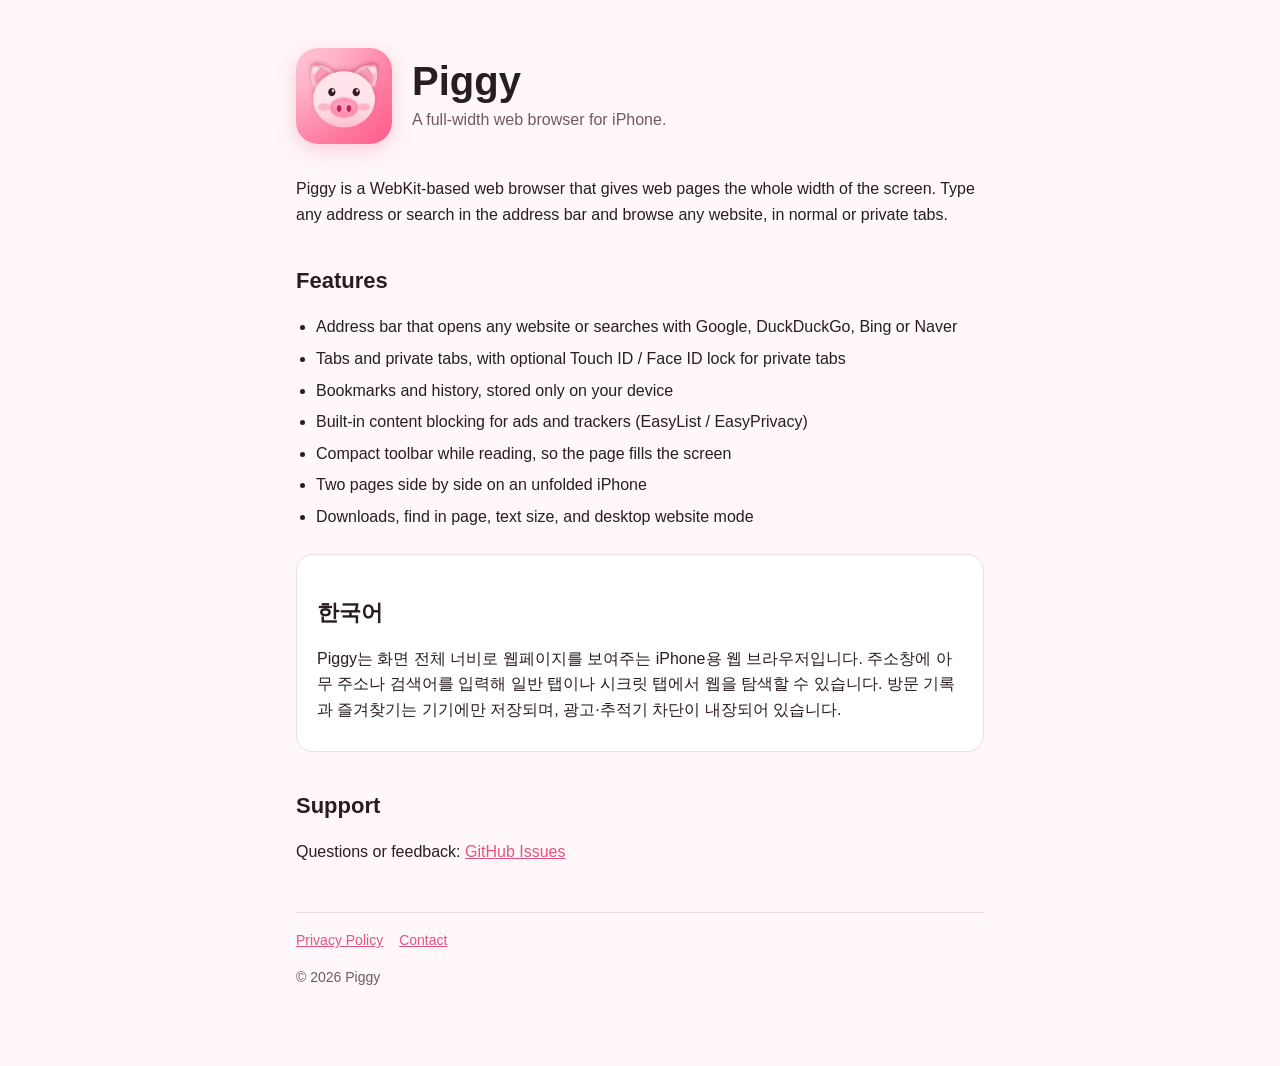
<file: index.html>
<!doctype html>
<html lang="en">
<head>
<meta charset="utf-8">
<meta name="viewport" content="width=device-width, initial-scale=1">
<title>Piggy Browser</title>
<meta name="description" content="Piggy is a full-width web browser for iPhone.">
<link rel="icon" href="favicon.png">
<link rel="stylesheet" href="style.css">
</head>
<body>
<main>
<header>
  <img src="icon.png" alt="Piggy app icon">
  <div>
    <h1>Piggy</h1>
    <p class="tag">A full-width web browser for iPhone.</p>
  </div>
</header>

<p>Piggy is a WebKit-based web browser that gives web pages the whole width of the screen. Type any address or search in the address bar and browse any website, in normal or private tabs.</p>

<h2>Features</h2>
<ul>
  <li>Address bar that opens any website or searches with Google, DuckDuckGo, Bing or Naver</li>
  <li>Tabs and private tabs, with optional Touch ID / Face ID lock for private tabs</li>
  <li>Bookmarks and history, stored only on your device</li>
  <li>Built-in content blocking for ads and trackers (EasyList / EasyPrivacy)</li>
  <li>Compact toolbar while reading, so the page fills the screen</li>
  <li>Two pages side by side on an unfolded iPhone</li>
  <li>Downloads, find in page, text size, and desktop website mode</li>
</ul>

<div class="card">
<h2>한국어</h2>
<p>Piggy는 화면 전체 너비로 웹페이지를 보여주는 iPhone용 웹 브라우저입니다. 주소창에 아무 주소나 검색어를 입력해 일반 탭이나 시크릿 탭에서 웹을 탐색할 수 있습니다. 방문 기록과 즐겨찾기는 기기에만 저장되며, 광고·추적기 차단이 내장되어 있습니다.</p>
</div>

<h2>Support</h2>
<p>Questions or feedback: <a href="https://github.com/KHS-kr/piggy-site/issues">GitHub Issues</a></p>

<footer>
  <nav><a href="privacy.html">Privacy Policy</a><a href="https://github.com/KHS-kr/piggy-site/issues">Contact</a></nav>
  <p>© 2026 Piggy</p>
</footer>
</main>
</body>
</html>
</file>
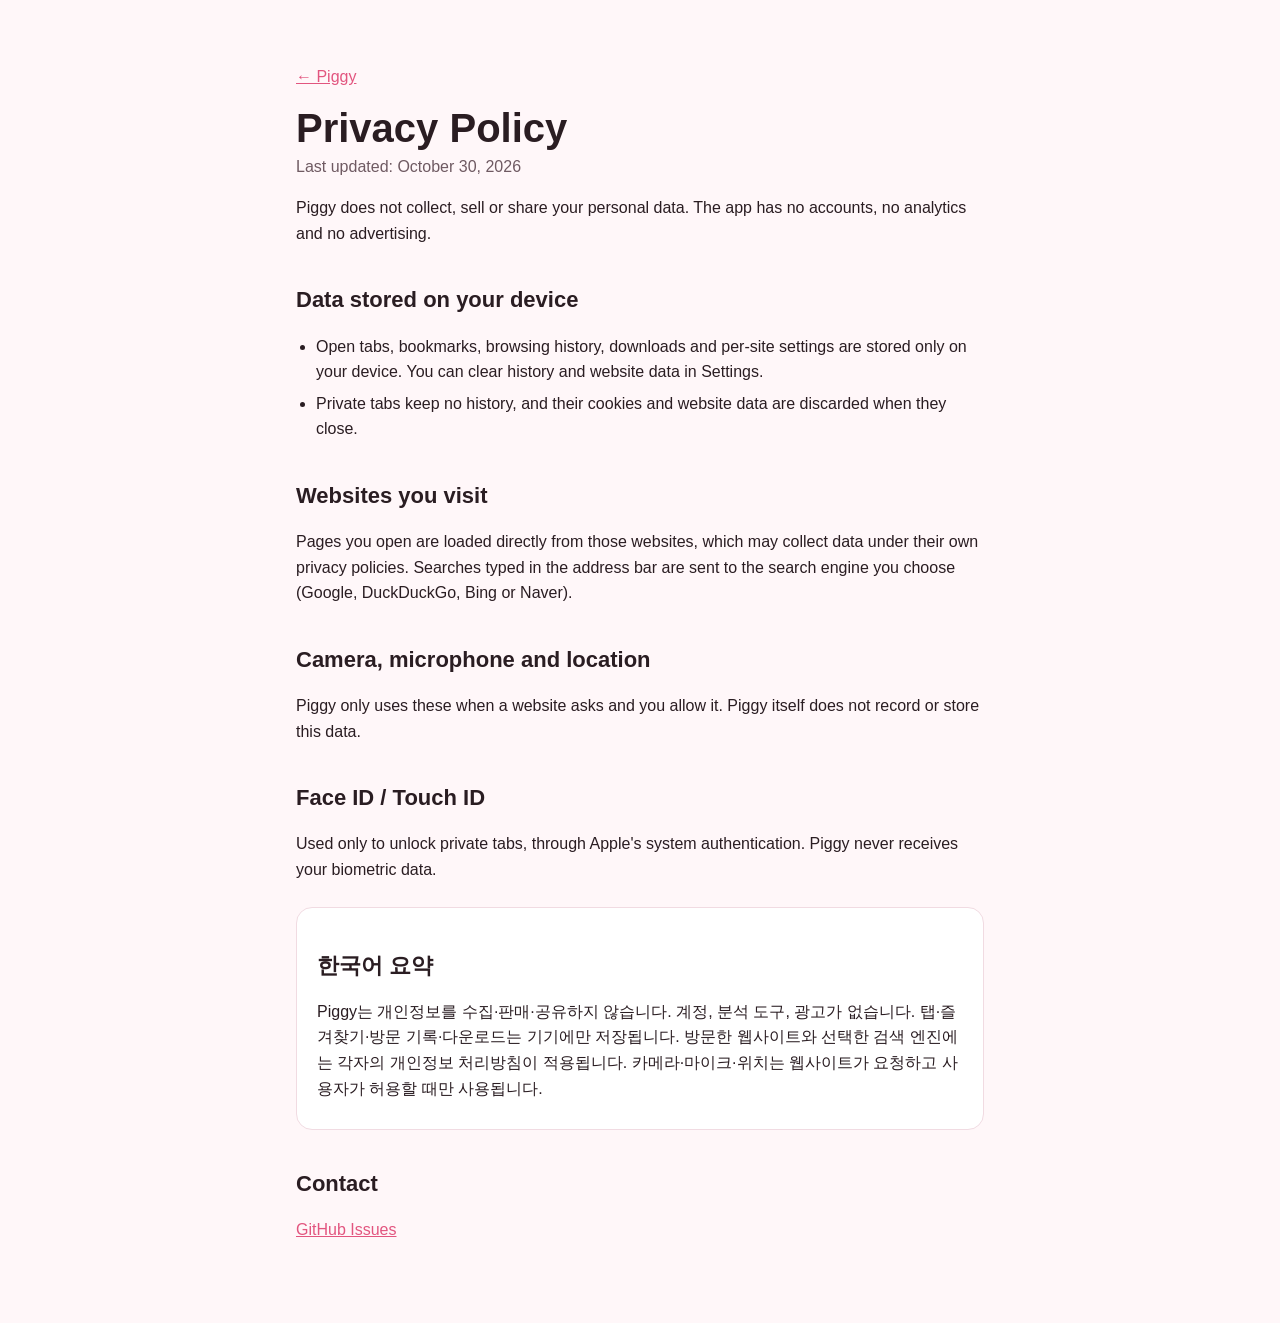
<file: privacy.html>
<!doctype html>
<html lang="en">
<head>
<meta charset="utf-8">
<meta name="viewport" content="width=device-width, initial-scale=1">
<title>Piggy Privacy Policy</title>
<link rel="icon" href="favicon.png">
<link rel="stylesheet" href="style.css">
</head>
<body>
<main>
<p><a href="./">← Piggy</a></p>
<h1>Privacy Policy</h1>
<p class="tag">Last updated: October 30, 2026</p>

<p>Piggy does not collect, sell or share your personal data. The app has no accounts, no analytics and no advertising.</p>

<h2>Data stored on your device</h2>
<ul>
  <li>Open tabs, bookmarks, browsing history, downloads and per-site settings are stored only on your device. You can clear history and website data in Settings.</li>
  <li>Private tabs keep no history, and their cookies and website data are discarded when they close.</li>
</ul>

<h2>Websites you visit</h2>
<p>Pages you open are loaded directly from those websites, which may collect data under their own privacy policies. Searches typed in the address bar are sent to the search engine you choose (Google, DuckDuckGo, Bing or Naver).</p>

<h2>Camera, microphone and location</h2>
<p>Piggy only uses these when a website asks and you allow it. Piggy itself does not record or store this data.</p>

<h2>Face ID / Touch ID</h2>
<p>Used only to unlock private tabs, through Apple's system authentication. Piggy never receives your biometric data.</p>

<div class="card">
<h2>한국어 요약</h2>
<p>Piggy는 개인정보를 수집·판매·공유하지 않습니다. 계정, 분석 도구, 광고가 없습니다. 탭·즐겨찾기·방문 기록·다운로드는 기기에만 저장됩니다. 방문한 웹사이트와 선택한 검색 엔진에는 각자의 개인정보 처리방침이 적용됩니다. 카메라·마이크·위치는 웹사이트가 요청하고 사용자가 허용할 때만 사용됩니다.</p>
</div>

<h2>Contact</h2>
<p><a href="https://github.com/KHS-kr/piggy-site/issues">GitHub Issues</a></p>
</main>
</body>
</html>
</file>
<file: style.css>
:root{--bg:#fff7f9;--fg:#2a1d22;--muted:#6f5a62;--card:#ffffff;--line:#f1dbe2;--accent:#e2557f}
@media (prefers-color-scheme:dark){:root{--bg:#1a1316;--fg:#f6eaee;--muted:#b9a3ab;--card:#241a1e;--line:#3a2a30;--accent:#ff86a8}}
*{box-sizing:border-box}
body{margin:0;background:var(--bg);color:var(--fg);font:16px/1.6 -apple-system,BlinkMacSystemFont,"Apple SD Gothic Neo","Segoe UI",sans-serif}
main{max-width:720px;margin:0 auto;padding:48px 16px 64px}
header{display:flex;align-items:center;gap:20px;margin-bottom:32px}
header img{width:96px;height:96px;border-radius:22px;box-shadow:0 6px 20px rgba(226,85,127,.25)}
h1{font-size:40px;margin:0;line-height:1.1}
h2{font-size:22px;margin:36px 0 8px}
.tag{color:var(--muted);margin:4px 0 0}
ul{padding-left:20px}
li{margin:6px 0}
.card{background:var(--card);border:1px solid var(--line);border-radius:16px;padding:4px 20px 12px;margin-top:24px}
a{color:var(--accent)}
footer{margin-top:48px;color:var(--muted);font-size:14px;border-top:1px solid var(--line);padding-top:16px}
nav a{margin-right:16px}
</file>
